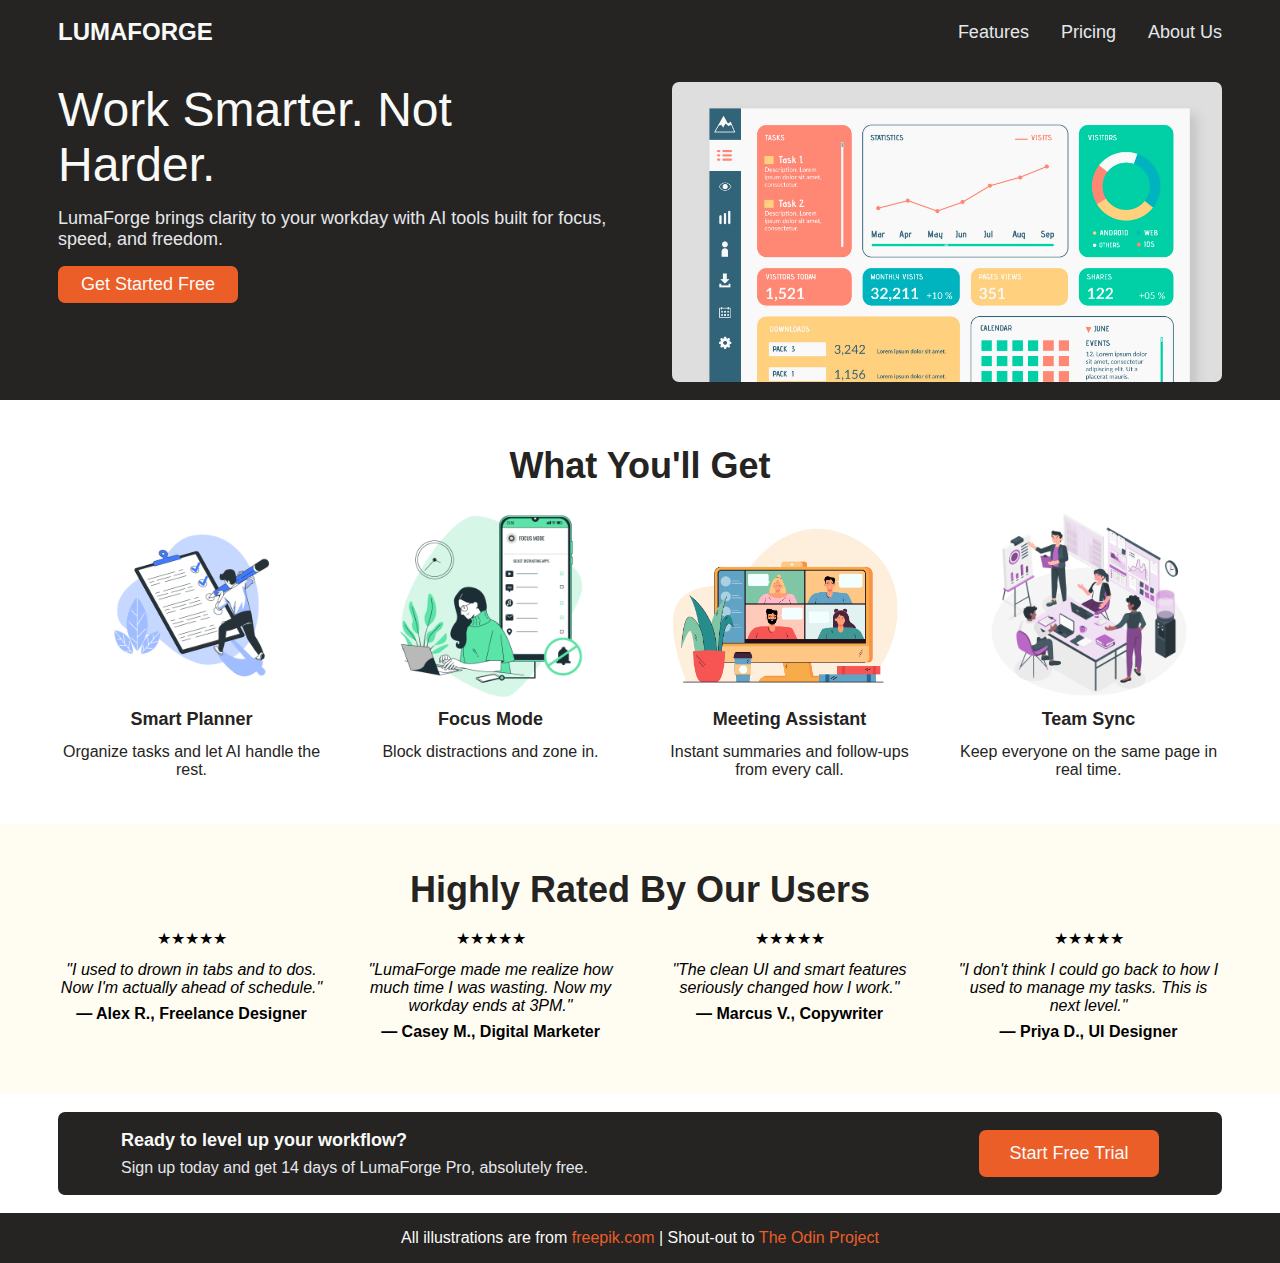
<file: index.html>
<!DOCTYPE html>
<html lang="en">

<head>
    <meta charset="UTF-8">
    <meta name="viewport" content="content-width=device-width, initial-scale=1.0">
    <title>LumaForge Home</title>
    <link rel="stylesheet" href="./style.css">
</head>

<body>
    <!-- Header Section -->
    <div class="sections section-one">
        <div class="header">
            <span class="header-logo"><a href="#">LUMAFORGE</a></span>
            <ul class="header-links">
                <li><a href="features.html">Features</a></li>
                <li><a href="pricing.html">Pricing</a></li>
                <li><a href="about.html">About Us</a></li>
            </ul>
        </div>
    </div>
    <!-- Hero Section -->
    <div class="sections section-two">
        <div class="hero">
            <div class="hero-left">
                <div class="hero-text">Work Smarter. Not Harder.</div>
                <div class="hero-subtext">LumaForge brings clarity to your workday with AI tools built for focus, speed,
                    and
                    freedom.</div>
                <button class="hero-button button"><a href="pricing.html">Get Started Free</a></button>
            </div>
            <div class="hero-right">
                <div class="image-container">
                    <img src="images/dashboard1.jpg" alt="An image of the UI dashboard">
                </div>
            </div>
        </div>
    </div>
    <!-- Information Section -->
    <div class="sections section-three">
        <div class="information">
            <div class="information-title">What You'll Get</div>
            <div class="information-cards">
                <div class="card">
                    <img src="images/checklist-bro.png" alt="Crossing out a checklist">
                    <div class="card-title">Smart Planner</div>
                    <p>Organize tasks and let AI handle the rest.</p>
                </div>
                <div class="card">
                    <img src="images/focus-mode.jpg" alt="Online meeting call">
                    <div class="card-title">Focus Mode</div>
                    <p>Block distractions and zone in.</p>
                </div>
                <div class="card">
                    <img src="images/meeting-call.jpg" alt="Girl focusing">
                    <div class="card-title">Meeting Assistant</div>
                    <p>Instant summaries and follow-ups from every call.</p>
                </div>
                <div class="card">
                    <img src="images/team-check2.png" alt="A team working together">
                    <div class="card-title">Team Sync</div>
                    <p>Keep everyone on the same page in real time.</p>
                </div>
            </div>
        </div>
    </div>
    <!-- Quote Section -->
    <div class="sections section-four">
        <div class="quote">
            <div class="quote-title">Highly Rated By Our Users</div>
            <div class="quote-cards">
                <div class="quote-card">
                    <div class="rating">★★★★★</div>
                    <div class="quote-text">"I used to drown in tabs and to dos. Now I'm actually ahead of schedule."
                    </div>
                    <div class="quote-source">— Alex R., Freelance Designer</div>
                </div>
                <div class="quote-card">
                    <div class="rating">★★★★★</div>
                    <div class="quote-text">"LumaForge made me realize how much time I was wasting. Now my workday ends
                        at
                        3PM."
                    </div>
                    <div class="quote-source">— Casey M., Digital Marketer</div>
                </div>
                <div class="quote-card">
                    <div class="rating">★★★★★</div>
                    <div class="quote-text">"The clean UI and smart features seriously changed how I work."</div>
                    <div class="quote-source">— Marcus V., Copywriter</div>
                </div>
                <div class="quote-card">
                    <div class="rating">★★★★★</div>
                    <div class="quote-text">"I don't think I could go back to how I used to manage my tasks. This is
                        next
                        level."</div>
                    <div class="quote-source">— Priya D., UI Designer</div>
                </div>
            </div>
        </div>
    </div>
    <!-- Action Section -->
    <div class="sections section-five">
        <div class="action">
            <div class="action-box">
                <div class="action-left">
                    <div class="action-text">Ready to level up your workflow?</div>
                    <div class="action-subtext">Sign up today and get 14 days of LumaForge Pro, absolutely free.</div>
                </div>
                <div class="action-right">
                    <button class="action-button button"><a href="pricing.html">Start Free Trial</a></button>
                </div>
            </div>
        </div>
    </div>
<!-- CREDIT -->
    <div class="sections section-six">
        <div class="credit">
            <div>All illustrations are from <a target="_blank" rel="noopener noreferrer" href="https://www.freepik.com/">freepik.com</a> | Shout-out to <a target="_blank" rel="noopener noreferrer" href="https://www.theodinproject.com">The Odin Project</a></div>
        </div>
    </div>
</body>

</html>
</file>
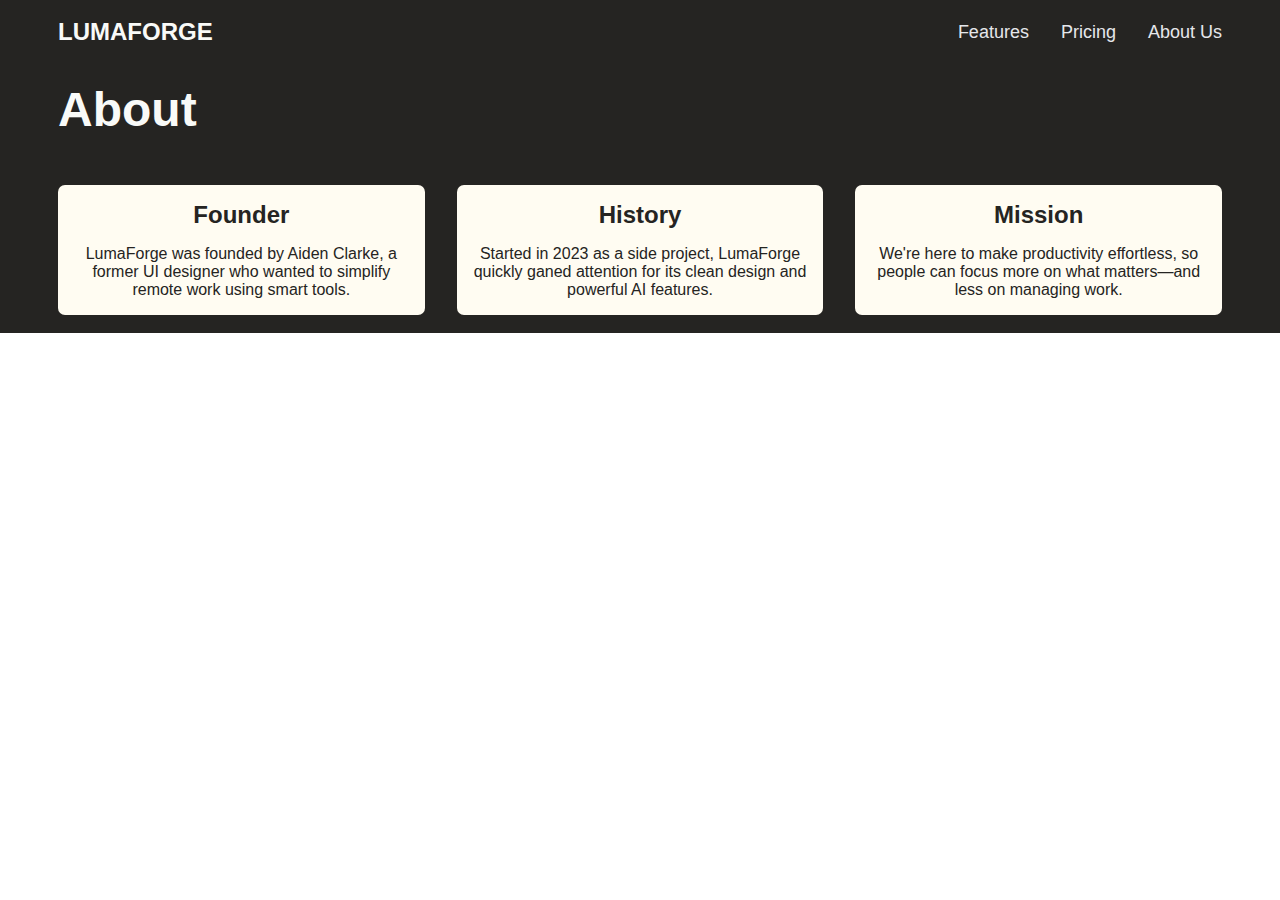
<file: about.html>
<!DOCTYPE html>
<html lang="en">

<head>
    <meta charset="UTF-8">
    <meta name="viewport" content="content-width=device-width, initial-scale=1.0">
    <title>LumaForge Home</title>
    <link rel="stylesheet" href="./other.css">
</head>

<body>
    <!-- HEADER -->
    <div class="sections section-one">
        <div class="header">
            <span class="header-logo"><a href="index.html">LUMAFORGE</a></span>
            <ul class="header-links">
                <li><a href="features.html">Features</a></li>
                <li><a href="pricing.html">Pricing</a></li>
                <li><a href="about.html">About Us</a></li>
            </ul>
        </div>
    </div>
    <!-- PRICING -->
    <div class="sections section-two">
        <div class="container">
            <h1>About</h1>
            <ul class="features">
                <li>
                    <div>Founder</div>
                    <p>LumaForge was founded by Aiden Clarke, a former UI designer who wanted to simplify remote work using smart tools.</p>
                
                </li>
                <li>
                    <div>History</div>
                    <p>Started in 2023 as a side project, LumaForge quickly ganed attention for its clean design and powerful AI features.</p>
                
                </li>
                <li>
                    <div>Mission</div>
                    <p>We're here to make productivity effortless, so people can focus more on what matters—and less on managing work.</p>
                
                </li>
            </ul>
        </div>
    </div>
</body>

</html>
</file>
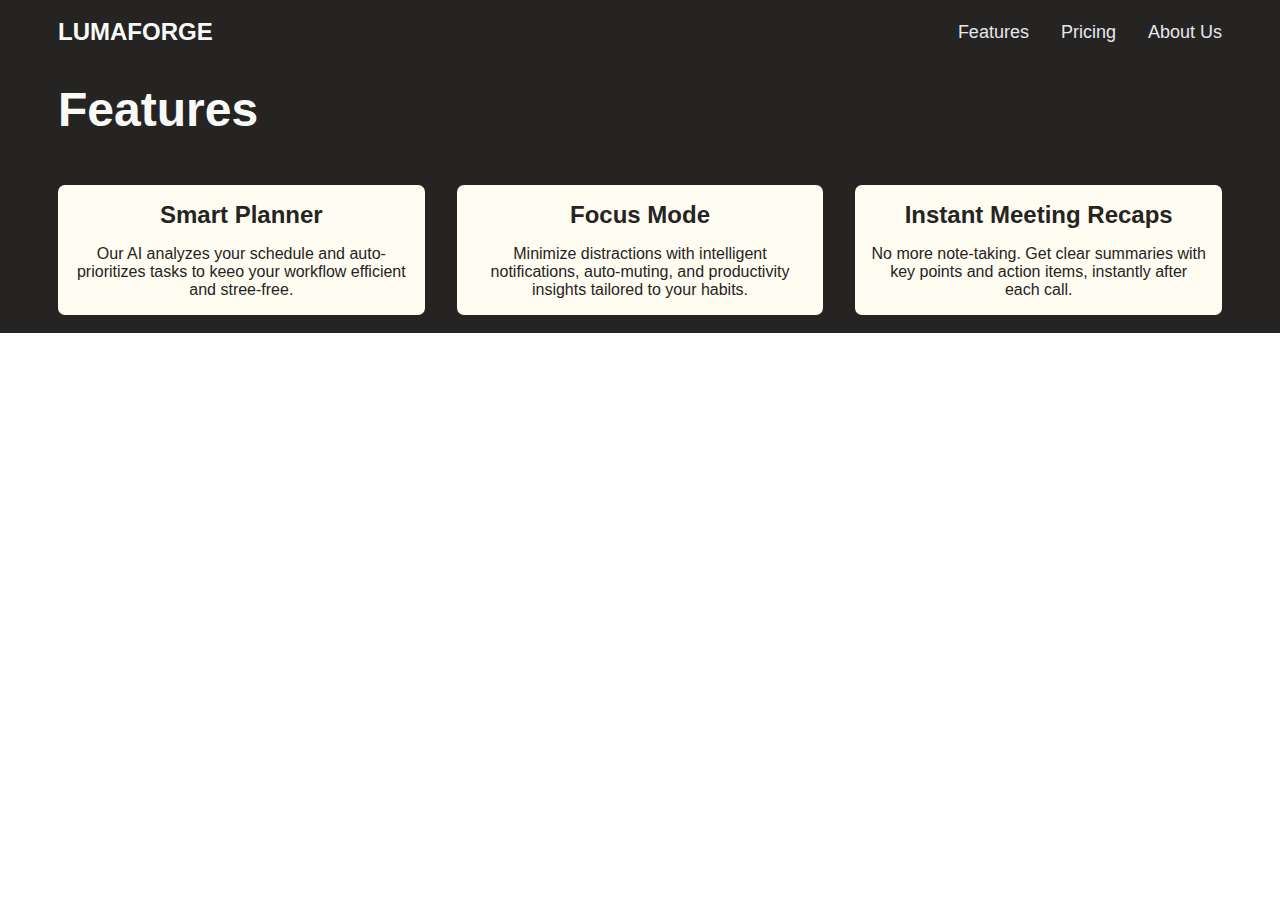
<file: features.html>
<!DOCTYPE html>
<html lang="en">

<head>
    <meta charset="UTF-8">
    <meta name="viewport" content="content-width=device-width, initial-scale=1.0">
    <title>LumaForge Home</title>
    <link rel="stylesheet" href="./other.css">
</head>

<body>
    <!-- HEADER -->
    <div class="sections section-one">
        <div class="header">
            <span class="header-logo"><a href="index.html">LUMAFORGE</a></span>
            <ul class="header-links">
                <li><a href="features.html">Features</a></li>
                <li><a href="pricing.html">Pricing</a></li>
                <li><a href="about.html">About Us</a></li>
            </ul>
        </div>
    </div>
    <!-- PRICING -->
    <div class="sections section-two">
        <div class="container">
            <h1>Features</h1>
            <ul class="features">
                <li>
                    <div>Smart Planner</div>
                    <p>Our AI analyzes your schedule and auto-prioritizes tasks to keeo your workflow efficient and stree-free.</p>
                </li>
                <li>
                    <div>Focus Mode</div>
                    <p>Minimize distractions with intelligent notifications, auto-muting, and productivity insights tailored to your habits.</p>
                </li>
                <li>
                    <div>Instant Meeting Recaps</div>
                    <p>No more note-taking. Get clear summaries with key points and action items, instantly after each call.</p>
                </li>
            </ul>
        </div>
    </div>
</body>

</html>
</file>
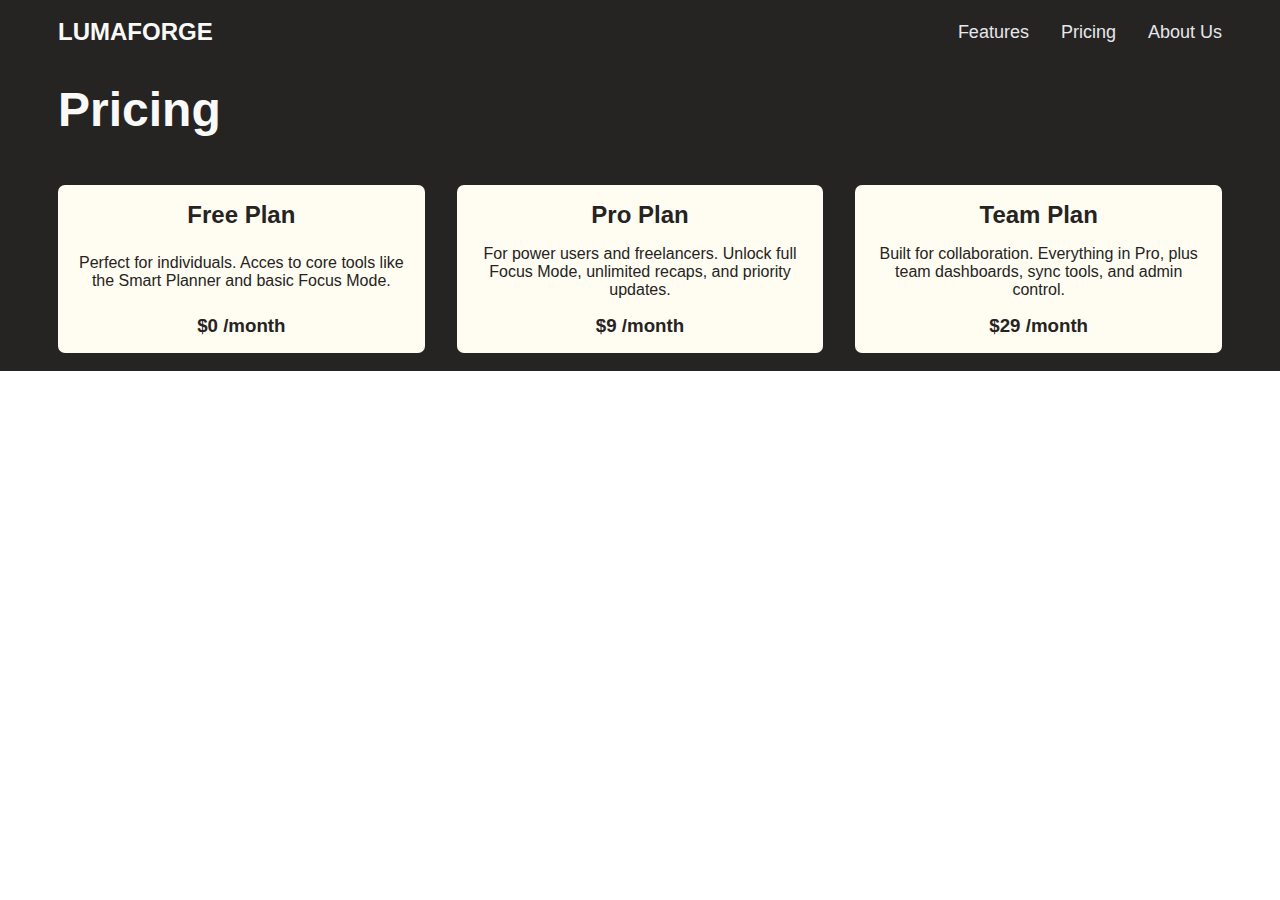
<file: pricing.html>
<!DOCTYPE html>
<html lang="en">

<head>
    <meta charset="UTF-8">
    <meta name="viewport" content="content-width=device-width, initial-scale=1.0">
    <title>LumaForge Home</title>
    <link rel="stylesheet" href="./other.css">
</head>

<body>
    <!-- HEADER -->
    <div class="sections section-one">
        <div class="header">
            <span class="header-logo"><a href="index.html">LUMAFORGE</a></span>
            <ul class="header-links">
                <li><a href="features.html">Features</a></li>
                <li><a href="pricing.html">Pricing</a></li>
                <li><a href="about.html">About Us</a></li>
            </ul>
        </div>
    </div>
    <!-- PRICING -->
    <div class="sections section-two">
        <div class="container">
            <h1>Pricing</h1>
            <ul class="features">
                <li>
                    <div>Free Plan</div>
                    <p>Perfect for individuals. Acces to core tools like the Smart Planner and basic Focus Mode.</p>
                <h3>$0 /month</h3>
                </li>
                <li>
                    <div>Pro Plan</div>
                    <p>For power users and freelancers. Unlock full Focus Mode, unlimited recaps, and priority updates.</p>
                <h3>$9 /month</h3>
                </li>
                <li>
                    <div>Team Plan</div>
                    <p>Built for collaboration. Everything in Pro, plus team dashboards, sync tools, and admin control.</p>
                <h3>$29 /month</h3>
                </li>
            </ul>
        </div>
    </div>
</body>

</html>
</file>
<file: style.css>
* {
    padding: 0;
    /* border: solid red 1px; */
    padding: 0;
    margin: 0;
}

/* GENERAL__________________________________________________________ */
img {
    /* display: none; */
}

body {
    font-family: 'Roboto', sans-serif;
    display: flex;
    flex-direction: column;
}

.sections {
    display: flex;
    justify-content: center;
}

ul {
    display: flex;
    list-style-type: none;
    align-items: center;
    gap: 2rem;
}

a {
    text-decoration: none;
}

.button {
    background-color: #eb5e28;
    width: 180px;
    padding: 0.5rem;
    border-style: none;
    border-radius: 7px;
    font-size: large;
}

.button a {
    color: #F9FAF8;
}

/* HEADER___________________________________________________________ */
.section-one {
    background-color: #252422;
}

.header {
    width: 1200px;
    box-sizing: border-box;
    flex: 0 1 auto;
    /* border: solid red 1px; */
    display: flex;
    justify-content: space-between;
    padding: 2vh;
}

.header-logo {
    font-size: 24px;
    font-weight: 900;
}

.header-logo a {
    color: #F9FAF8;
}

.header-links {
    color: #E5E7EB;
    font-size: 18px;
}

.header-links a {
    color: #E5E7EB;
}

/* HERO_____________________________________________________________ */
.section-two {
    background-color: #252422;
}

.hero {
    width: 1200px;
    box-sizing: border-box;
    display: flex;
    /* border: solid blue 1px; */
    gap: 4rem;
    padding: 2vh;
    flex-wrap: wrap;
}

.hero-left {
    flex: 1;
    display: flex;
    flex-direction: column;
    gap: 1rem;
}

.hero-text {
    color: #F9FAF8;
    font-size: 48px;
}

.hero-subtext {
    color: #E5E7EB;
    font-size: 18px;
}

.hero-right {
    flex: 1;
    /* border: solid blue 1px; */
}

.image-container {
    height: 300px;
    min-width: 250px;
}

.hero-right img {
    /* border: solid blue 1px; */
    width: 100%;
    height: 100%;
    object-fit: cover;
    border-radius: 7px;
    position: relative;
    object-position: 0px -90px;
}

/* INFORMATION______________________________________________________ */
.information {
    /* border: solid purple 1px; */
    width: 1200px;
    box-sizing: border-box;
    padding: 5vh 2vh 5vh 2vh;
}

.information-title {
    justify-self: center;
    color: #252422;
    font-size: 36px;
    font-weight: 900;
    margin-bottom: 2vh;
}

.information-cards {
    display: flex;
    flex-wrap: wrap;
    gap: 2rem;
}

.card {
    flex: 1;
    text-align: center;
}

.card img {
    height: 200px;
    width: 250px;
    object-fit: contain;
}

.card-title {
    font-size: large;
    font-weight: 700;
    margin-bottom: 0.8rem;
}

.card-title,
.card p {
    color: #252422;
}

.information-title,
.card>* {
    /* border: solid blue 1px; */
}

/* QUOTE____________________________________________________________ */
.section-four {
    background-color: #fffcf2;
}

.quote {
    width: 1200px;
    box-sizing: border-box;
    padding: 5vh 2vh 5vh 2vh;
}

.quote-title {
    justify-self: center;
    color: #252422;
    font-size: 36px;
    font-weight: 700;
    margin-bottom: 2vh;
}

.quote-cards {
    display: flex;
    justify-content: space-between;
    text-align: center;
    gap: 2rem;
}

.quote-card {
    flex: 1;
}

.rating {
    margin-bottom: 0.8rem;
}

.quote-text {
    font-style: italic;
}

.quote-source {
    font-weight: 700;
    padding: 8px;
}

/* ACTION___________________________________________________________ */
.action {
    width: 1200px;
    box-sizing: border-box;
    display: flex;
    justify-content: center;
    padding: 2vh;
}

.action-box {
    flex: 1;
    background-color: #252422;
    display: flex;
    justify-content: space-between;
    padding: 2vh 7vh 2vh 7vh;
    border-radius: 7px;
}

.action-left {
    flex: 1;

}

.action-text {
    font-size: large;
    font-weight: 700;
    color: #F9FAF8;
    margin-bottom: 0.5rem;
}

.action-subtext {
    color: #E5E7EB;
}

.action-right {
    flex: 1;
    display: flex;
    justify-content: right;
}
/* CREDIT___________________________________________________________ */
.section-six {
    background-color: #252422;
    padding: 1rem;
    color: #F9FAF8;
}
.section-six a {
    color: #eb5e28;
}
</file>
<file: other.css>
* {
    padding: 0;
    /* border: solid red 1px; */
    padding: 0;
    margin: 0;
}

/* GENERAL__________________________________________________________ */
img {
    /* display: none; */
}

body {
    font-family: 'Roboto', sans-serif;
    display: flex;
    flex-direction: column;
}

.sections {
    display: flex;
    justify-content: center;
}

ul {
    display: flex;
    list-style-type: none;
    align-items: center;
    gap: 2rem;
}

a {
    text-decoration: none;
}

.button {
    background-color: #eb5e28;
    width: 180px;
    padding: 0.5rem;
    border-style: none;
    border-radius: 7px;
    font-size: large;
}

.button a {
    color: #F9FAF8;
}

/* HEADER___________________________________________________________ */
.section-one {
    background-color: #252422;
}

.header {
    width: 1200px;
    box-sizing: border-box;
    flex: 0 1 auto;
    /* border: solid red 1px; */
    display: flex;
    justify-content: space-between;
    padding: 2vh;
}

.header-logo {
    font-size: 24px;
    font-weight: 900;
}

.header-logo a {
    color: #F9FAF8;
}

.header-links {
    color: #E5E7EB;
    font-size: 18px;
}

.header-links a {
    color: #E5E7EB;
}

/* HERO_____________________________________________________________ */

.section-two {
    display: flex;
    background-color: #252422;
    justify-content: center;
}
.container {
    width: 1200px;
    box-sizing: border-box;
    display: flex;
    flex-direction: column;
    padding: 2vh;
    justify-content: center;
    gap: 3rem;
}
.features {
    display: flex;
    justify-content: space-around;
    align-items: start;
    gap: 2rem;
    align-items: stretch;
    flex-wrap: wrap;
}
.features li {
    padding:1rem;
    background-color: #fffcf2;
    border-radius: 7px;
    color: #252422;
    width: 300px;
    text-align: center;
    position: relative;
    top: 0;
    flex: 1;
    justify-content: space-between;
    display: flex;
    flex-direction: column;
   }
h1 {
    color:#F9FAF8;
    font-size: 48px;
}
.features li div {
    font-size: 24px;
    margin-bottom: 1rem;
    font-weight: 700;
}
h3 {
    margin-top: 1rem;
}
</file>
